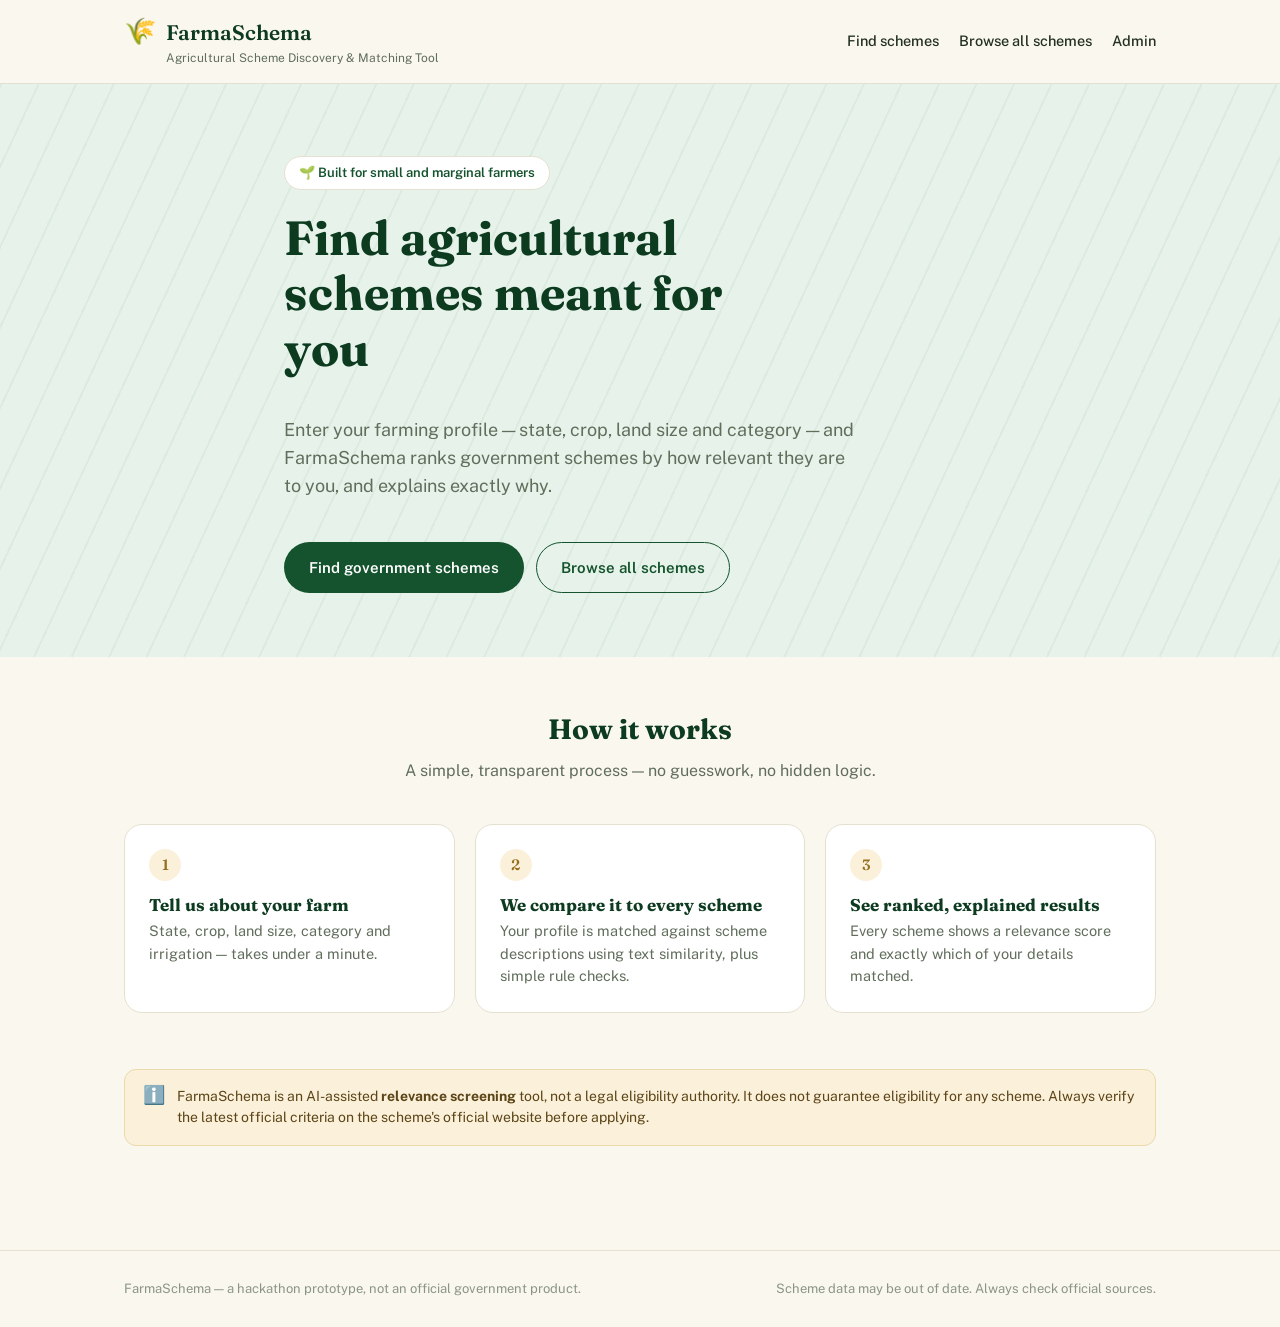
<file: frontend/index.html>
<!DOCTYPE html>
<html lang="en">
<head>
<meta charset="UTF-8">
<meta name="viewport" content="width=device-width, initial-scale=1.0">
<title>FarmaSchema — Agricultural Scheme Discovery & Matching Tool</title>
<link rel="stylesheet" href="css/style.css">
</head>
<body>

  <header class="site-header">
    <div class="container">
      <a href="index.html" class="brand">
        <span class="brand-mark">🌾</span>
        <span>
          <span class="brand-name">FarmaSchema</span>
          <span class="brand-subtitle">Agricultural Scheme Discovery & Matching Tool</span>
        </span>
      </a>
      <nav class="site-nav">
        <a href="dashboard.html">Find schemes</a>
        <a href="scheme.html">Browse all schemes</a>
        <a href="admin.html">Admin</a>
      </nav>
    </div>
  </header>

  <section class="hero">
    <div class="container">
      <span class="eyebrow">🌱 Built for small and marginal farmers</span>
      <h1>Find agricultural schemes meant for you</h1>
      <p class="lede">
        Enter your farming profile — state, crop, land size and category —
        and FarmaSchema ranks government schemes by how relevant they are
        to you, and explains exactly why.
      </p>
      <div class="hero-actions">
        <a href="dashboard.html" class="btn btn-primary">Find government schemes</a>
        <a href="scheme.html" class="btn btn-secondary">Browse all schemes</a>
      </div>
    </div>
  </section>

  <section class="section">
    <div class="container">
      <div class="section-heading">
        <h2>How it works</h2>
        <p>A simple, transparent process — no guesswork, no hidden logic.</p>
      </div>
      <div class="steps">
        <div class="step-card">
          <div class="step-number">1</div>
          <h3>Tell us about your farm</h3>
          <p>State, crop, land size, category and irrigation — takes under a minute.</p>
        </div>
        <div class="step-card">
          <div class="step-number">2</div>
          <h3>We compare it to every scheme</h3>
          <p>Your profile is matched against scheme descriptions using text similarity, plus simple rule checks.</p>
        </div>
        <div class="step-card">
          <div class="step-number">3</div>
          <h3>See ranked, explained results</h3>
          <p>Every scheme shows a relevance score and exactly which of your details matched.</p>
        </div>
      </div>
    </div>
  </section>

  <section class="section" style="padding-top:0;">
    <div class="container">
      <div class="disclaimer">
        <span class="icon">ℹ️</span>
        <span>
          FarmaSchema is an AI-assisted <strong>relevance screening</strong> tool, not a legal
          eligibility authority. It does not guarantee eligibility for any scheme.
          Always verify the latest official criteria on the scheme's official website before applying.
        </span>
      </div>
    </div>
  </section>

  <footer class="site-footer">
    <div class="container">
      <span>FarmaSchema — a hackathon prototype, not an official government product.</span>
      <span>Scheme data may be out of date. Always check official sources.</span>
    </div>
  </footer>

  <script src="js/app.js"></script>
</body>
</html>
</file>
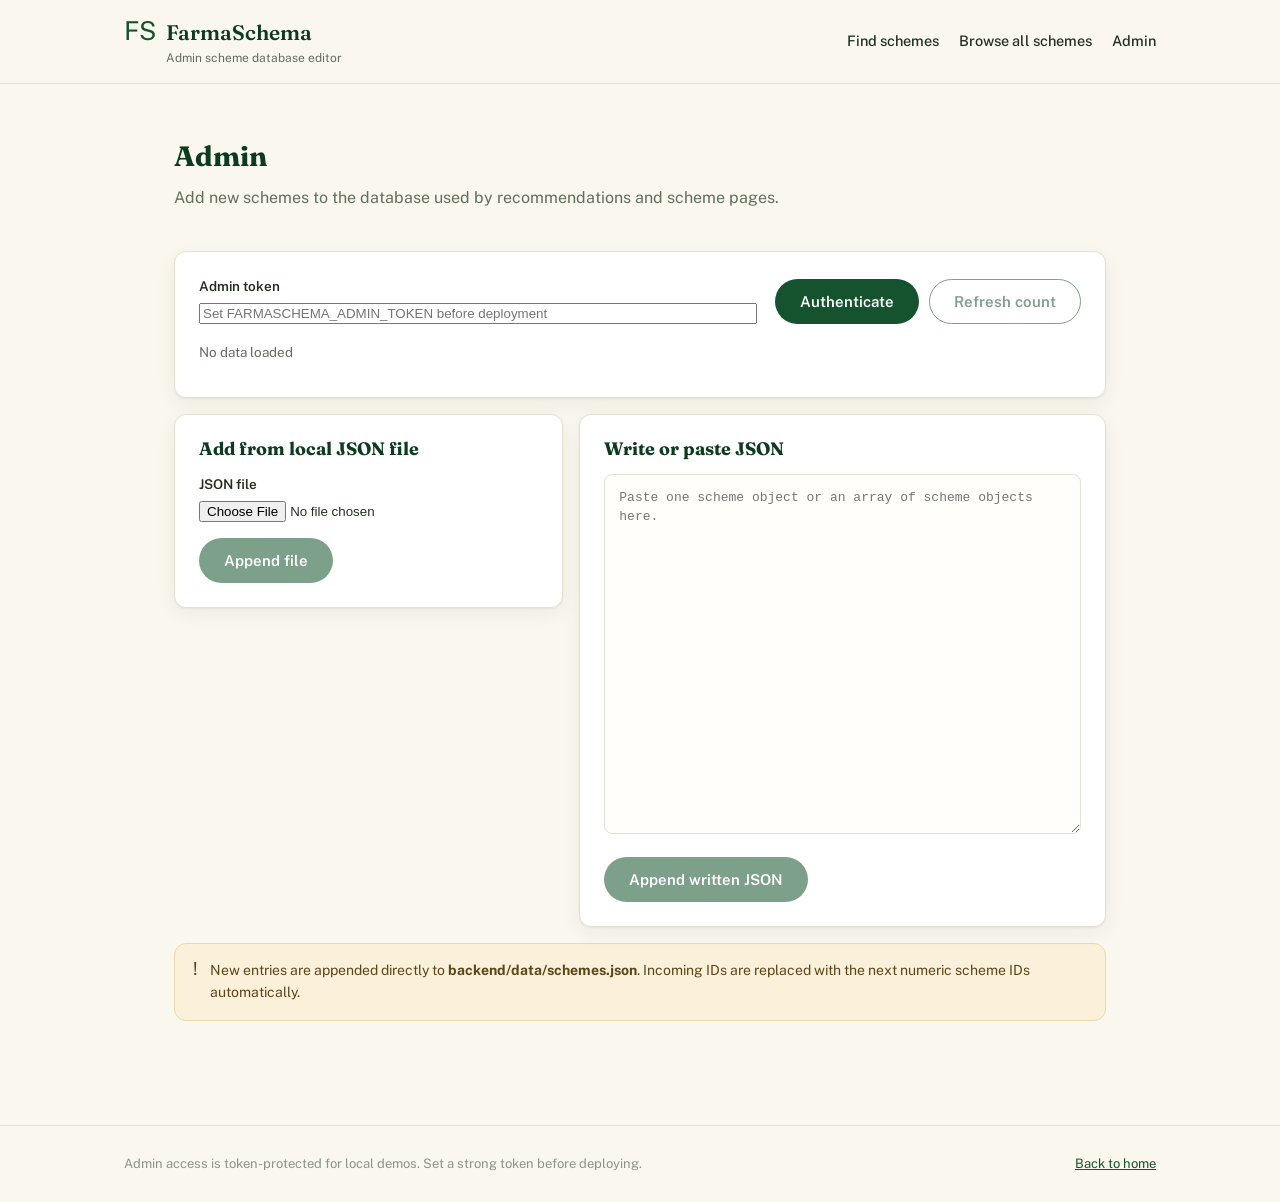
<file: frontend/admin.html>
<!DOCTYPE html>
<html lang="en">
<head>
<meta charset="UTF-8">
<meta name="viewport" content="width=device-width, initial-scale=1.0">
<title>Admin - FarmaSchema</title>
<link rel="stylesheet" href="css/style.css">
</head>
<body>

  <header class="site-header">
    <div class="container">
      <a href="index.html" class="brand">
        <span class="brand-mark">FS</span>
        <span>
          <span class="brand-name">FarmaSchema</span>
          <span class="brand-subtitle">Admin scheme database editor</span>
        </span>
      </a>
      <nav class="site-nav">
        <a href="dashboard.html">Find schemes</a>
        <a href="scheme.html">Browse all schemes</a>
        <a href="admin.html">Admin</a>
      </nav>
    </div>
  </header>

  <main class="section">
    <div class="container admin-container">
      <div class="section-heading admin-heading">
        <h2>Admin</h2>
        <p>Add new schemes to the database used by recommendations and scheme pages.</p>
      </div>

      <section class="card admin-panel">
        <div class="form-grid admin-token-grid">
          <div class="form-field">
            <label for="admin-token">Admin token</label>
            <input type="password" id="admin-token" placeholder="Set FARMASCHEMA_ADMIN_TOKEN before deployment">
          </div>
          <div class="admin-actions">
            <button type="button" class="btn btn-primary" id="login-admin-btn">Authenticate</button>
            <button type="button" class="btn btn-secondary" id="refresh-count-btn" disabled>Refresh count</button>
          </div>
        </div>

        <div class="admin-meta">
          <span id="admin-count">No data loaded</span>
          <span id="admin-status"></span>
        </div>
      </section>

      <section class="admin-options">
        <article class="card admin-panel">
          <h3>Add from local JSON file</h3>
          <div class="form-field">
            <label for="scheme-file">JSON file</label>
            <input type="file" id="scheme-file" accept=".json,application/json">
          </div>
          <div class="admin-actions admin-option-actions">
            <button type="button" class="btn btn-primary" id="append-file-btn" disabled>Append file</button>
          </div>
        </article>

        <article class="card admin-panel">
          <h3>Write or paste JSON</h3>
          <textarea id="schemes-editor" class="json-editor" spellcheck="false" placeholder='Paste one scheme object or an array of scheme objects here.'></textarea>
          <div class="admin-actions admin-option-actions">
            <button type="button" class="btn btn-primary" id="append-text-btn" disabled>Append written JSON</button>
          </div>
        </article>
      </section>

      <div class="disclaimer admin-note">
        <span class="icon">!</span>
        <span>
          New entries are appended directly to <strong>backend/data/schemes.json</strong>.
          Incoming IDs are replaced with the next numeric scheme IDs automatically.
        </span>
      </div>
    </div>
  </main>

  <footer class="site-footer">
    <div class="container">
      <span>Admin access is token-protected for local demos. Set a strong token before deploying.</span>
      <span><a href="index.html">Back to home</a></span>
    </div>
  </footer>

  <script src="js/app.js"></script>
  <script src="js/admin.js"></script>
</body>
</html>
</file>
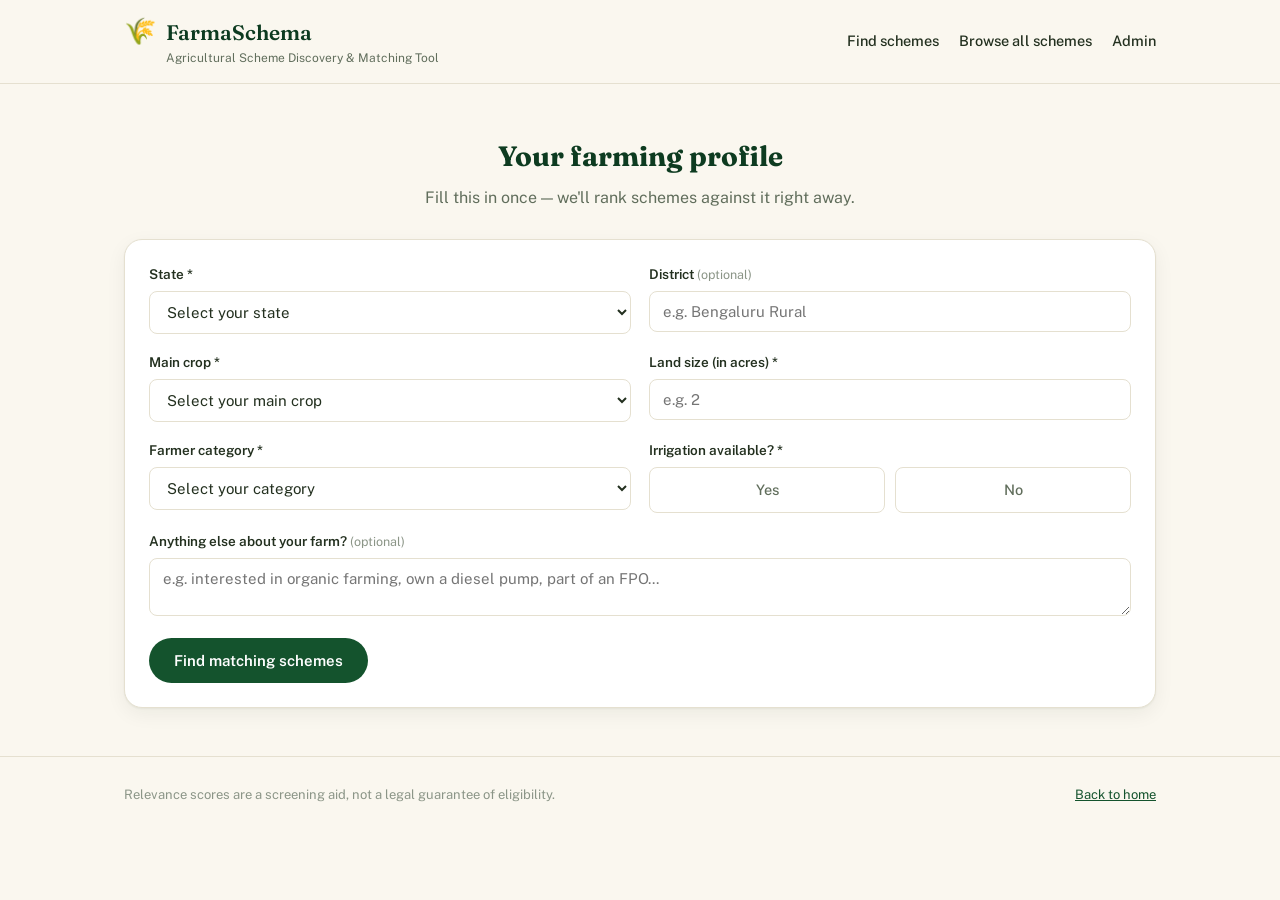
<file: frontend/dashboard.html>
<!DOCTYPE html>
<html lang="en">
<head>
<meta charset="UTF-8">
<meta name="viewport" content="width=device-width, initial-scale=1.0">
<title>Find your schemes — FarmaSchema</title>
<link rel="stylesheet" href="css/style.css">
</head>
<body>

  <header class="site-header">
    <div class="container">
      <a href="index.html" class="brand">
        <span class="brand-mark">🌾</span>
        <span>
          <span class="brand-name">FarmaSchema</span>
          <span class="brand-subtitle">Agricultural Scheme Discovery & Matching Tool</span>
        </span>
      </a>
      <nav class="site-nav">
        <a href="dashboard.html">Find schemes</a>
        <a href="scheme.html">Browse all schemes</a>
        <a href="admin.html">Admin</a>
      </nav>
    </div>
  </header>

  <section class="section" style="padding-bottom:0;">
    <div class="container">
      <div class="section-heading" style="margin-bottom:28px;">
        <h2>Your farming profile</h2>
        <p>Fill this in once — we'll rank schemes against it right away.</p>
      </div>

      <form id="profile-form" class="card" novalidate>
        <div class="form-grid">

          <div class="form-field" data-field="state">
            <label for="state">State *</label>
            <select id="state" name="state">
              <option value="">Select your state</option>
              <option>Andhra Pradesh</option><option>Arunachal Pradesh</option>
              <option>Assam</option><option>Bihar</option><option>Chhattisgarh</option>
              <option>Goa</option><option>Gujarat</option><option>Haryana</option>
              <option>Himachal Pradesh</option><option>Jharkhand</option><option>Karnataka</option>
              <option>Kerala</option><option>Madhya Pradesh</option><option>Maharashtra</option>
              <option>Manipur</option><option>Meghalaya</option><option>Mizoram</option>
              <option>Nagaland</option><option>Odisha</option><option>Punjab</option>
              <option>Rajasthan</option><option>Sikkim</option><option>Tamil Nadu</option>
              <option>Telangana</option><option>Tripura</option><option>Uttar Pradesh</option>
              <option>Uttarakhand</option><option>West Bengal</option>
            </select>
            <span class="field-error">Please select your state.</span>
          </div>

          <div class="form-field" data-field="district">
            <label for="district">District <span class="hint">(optional)</span></label>
            <input type="text" id="district" name="district" placeholder="e.g. Bengaluru Rural">
          </div>

          <div class="form-field" data-field="crop">
            <label for="crop">Main crop *</label>
            <select id="crop" name="crop">
              <option value="">Select your main crop</option>
              <option>Rice</option><option>Wheat</option><option>Maize</option>
              <option>Millets</option><option>Pulses</option><option>Cotton</option>
              <option>Sugarcane</option><option>Fruits</option><option>Vegetables</option>
              <option>Spices</option><option>Flowers</option><option>Bamboo</option>
              <option>Other</option>
            </select>
            <span class="field-error">Please select your main crop.</span>
          </div>

          <div class="form-field" data-field="land_size">
            <label for="land_size">Land size (in acres) *</label>
            <input type="number" id="land_size" name="land_size" min="0" step="0.1" placeholder="e.g. 2">
            <span class="field-error">Enter a valid land size (0 or more).</span>
          </div>

          <div class="form-field" data-field="category">
            <label for="category">Farmer category *</label>
            <select id="category" name="category">
              <option value="">Select your category</option>
              <option>Marginal Farmer</option>
              <option>Small Farmer</option>
              <option>Medium Farmer</option>
              <option>Large Farmer</option>
              <option>Landless / Tenant Farmer</option>
            </select>
            <span class="field-error">Please select your farmer category.</span>
          </div>

          <div class="form-field" data-field="irrigation">
            <label>Irrigation available? *</label>
            <div class="radio-row">
              <label class="radio-pill">
                <input type="radio" name="irrigation" value="Yes">
                <span>Yes</span>
              </label>
              <label class="radio-pill">
                <input type="radio" name="irrigation" value="No">
                <span>No</span>
              </label>
            </div>
            <span class="field-error">Please tell us if you have irrigation.</span>
          </div>

          <div class="form-field full" data-field="details">
            <label for="details">Anything else about your farm? <span class="hint">(optional)</span></label>
            <textarea id="details" name="details" rows="2" placeholder="e.g. interested in organic farming, own a diesel pump, part of an FPO..."></textarea>
          </div>

        </div>

        <div style="margin-top:22px; display:flex; gap:12px; align-items:center; flex-wrap:wrap;">
          <button type="submit" class="btn btn-primary" id="submit-btn">Find matching schemes</button>
          <span id="form-status" style="font-size:13.5px; color:var(--color-text-muted);"></span>
        </div>
      </form>
    </div>
  </section>

  <section class="section" id="results-section" style="display:none;">
    <div class="container">

      <div class="profile-summary" id="profile-summary"></div>

      <details class="how-it-works" style="cursor:pointer;">
        <summary style="cursor:pointer; list-style:none;">
          <h3 style="display:inline; margin:0;">ℹ️ How the AI works</h3>
        </summary>
        <p style="margin-top:10px;">
          Your profile is converted into text features using TF-IDF (Term
          Frequency–Inverse Document Frequency). The system compares your
          profile text with each scheme's description using cosine
          similarity, and ranks schemes by how textually close they are to
          your profile. Separately, simple rule checks compare your state,
          crop, category, land size and irrigation directly against each
          scheme's stated criteria — that's what powers the
          "why this scheme" list on every card.
        </p>
      </details>

      <div class="results-header">
        <h2 id="results-title">Ranked schemes for you</h2>
        <span class="results-count" id="results-count"></span>
      </div>

      <div id="results-container" class="scheme-list"></div>
    </div>
  </section>

  <section class="container" id="loading-state" style="display:none; padding: 24px;">
    <div class="scheme-list">
      <div class="skeleton"></div>
      <div class="skeleton"></div>
      <div class="skeleton"></div>
    </div>
  </section>

  <section class="container" id="error-state" style="display:none; padding: 24px 24px 60px;">
    <div class="state-box card">
      <div class="icon">⚠️</div>
      <p id="error-message">Something went wrong.</p>
      <button class="btn btn-secondary" id="retry-btn">Try again</button>
    </div>
  </section>

  <footer class="site-footer">
    <div class="container">
      <span>Relevance scores are a screening aid, not a legal guarantee of eligibility.</span>
      <span><a href="index.html">Back to home</a></span>
    </div>
  </footer>

  <script src="js/app.js"></script>
  <script src="js/dashboard.js"></script>
</body>
</html>
</file>
<file: frontend/css/style.css>
/* =========================================================
   FarmaSchema — design tokens
   A warm, earthy identity: deep field-green, soil brown and
   a wheat-gold accent used specifically for the relevance meter,
   on a parchment background. Fraunces (a serif with real
   character) carries headlines; Public Sans carries everything
   people need to read quickly and act on.
   ========================================================= */

@import url('https://fonts.googleapis.com/css2?family=Fraunces:opsz,wght@9..144,500;9..144,600;9..144,700&family=Public+Sans:wght@400;500;600;700&display=swap');

:root {
  --color-forest: #14532d;
  --color-forest-dark: #0d3b20;
  --color-leaf: #2f8f5b;
  --color-leaf-light: #e7f3ea;
  --color-soil: #7c4a25;
  --color-soil-light: #f3e8dc;
  --color-wheat: #d9a441;
  --color-wheat-dark: #97701f;
  --color-wheat-light: #fbf0da;
  --color-bg: #faf7ef;
  --color-surface: #ffffff;
  --color-text: #23301f;
  --color-text-muted: #616e5c;
  --color-text-faint: #8b9587;
  --color-border: #e5e0d0;
  --color-danger: #a3352c;
  --color-danger-light: #fbeae8;

  --radius-lg: 18px;
  --radius-md: 12px;
  --radius-sm: 8px;
  --shadow-card: 0 1px 2px rgba(20, 30, 18, 0.05), 0 6px 20px rgba(20, 30, 18, 0.06);
  --font-display: 'Fraunces', Georgia, serif;
  --font-body: 'Public Sans', -apple-system, BlinkMacSystemFont, sans-serif;
  --max-width: 1080px;
}

* { box-sizing: border-box; }

html, body {
  margin: 0;
  padding: 0;
}

body {
  font-family: var(--font-body);
  background: var(--color-bg);
  color: var(--color-text);
  line-height: 1.55;
  -webkit-font-smoothing: antialiased;
}

img { max-width: 100%; }

a { color: var(--color-forest); }

h1, h2, h3, h4 {
  font-family: var(--font-display);
  color: var(--color-forest-dark);
  margin: 0 0 0.5em;
  line-height: 1.15;
}

p { margin: 0 0 1em; }

.container {
  max-width: var(--max-width);
  margin: 0 auto;
  padding: 0 24px;
}

/* ---------- Buttons ---------- */

.btn {
  display: inline-flex;
  align-items: center;
  justify-content: center;
  gap: 8px;
  font-family: var(--font-body);
  font-weight: 600;
  font-size: 15px;
  padding: 13px 24px;
  border-radius: 999px;
  border: 1px solid transparent;
  cursor: pointer;
  text-decoration: none;
  transition: transform 0.12s ease, background 0.15s ease, border-color 0.15s ease;
}

.btn:active { transform: scale(0.98); }

.btn-primary {
  background: var(--color-forest);
  color: #fff;
}
.btn-primary:hover { background: var(--color-forest-dark); }

.btn-secondary {
  background: transparent;
  border-color: var(--color-forest);
  color: var(--color-forest);
}
.btn-secondary:hover { background: var(--color-leaf-light); }

.btn-ghost {
  background: transparent;
  border-color: var(--color-border);
  color: var(--color-text);
}
.btn-ghost:hover { border-color: var(--color-forest); }

.btn-block { width: 100%; }

.btn:disabled { opacity: 0.55; cursor: not-allowed; }

/* ---------- Header / nav ---------- */

.site-header {
  border-bottom: 1px solid var(--color-border);
  background: rgba(250, 247, 239, 0.92);
  backdrop-filter: blur(6px);
  position: sticky;
  top: 0;
  z-index: 20;
}

.site-header .container {
  display: flex;
  align-items: center;
  justify-content: space-between;
  padding-top: 16px;
  padding-bottom: 16px;
}

.brand {
  display: flex;
  align-items: baseline;
  gap: 10px;
  text-decoration: none;
}

.brand-mark {
  font-size: 26px;
  line-height: 1;
}

.brand-name {
  font-family: var(--font-display);
  font-weight: 600;
  font-size: 21px;
  color: var(--color-forest-dark);
}

.brand-subtitle {
  display: block;
  font-size: 12px;
  color: var(--color-text-muted);
  font-weight: 400;
  font-family: var(--font-body);
}

.site-nav {
  display: flex;
  gap: 20px;
  align-items: center;
}

.site-nav a {
  color: var(--color-text);
  text-decoration: none;
  font-size: 14.5px;
  font-weight: 500;
}

.site-nav a:hover { color: var(--color-forest); }

/* ---------- Hero (furrow-line texture is the signature element) ---------- */

.hero {
  position: relative;
  overflow: hidden;
  background: var(--color-leaf-light);
  background-image: repeating-linear-gradient(
    115deg,
    rgba(20, 83, 45, 0.05) 0px,
    rgba(20, 83, 45, 0.05) 2px,
    transparent 2px,
    transparent 34px
  );
  padding: 72px 0 64px;
}

.hero .container {
  display: grid;
  gap: 16px;
  max-width: 760px;
}

.eyebrow {
  display: inline-flex;
  align-items: center;
  gap: 8px;
  width: fit-content;
  background: var(--color-surface);
  border: 1px solid var(--color-border);
  color: var(--color-forest);
  font-size: 13px;
  font-weight: 600;
  padding: 6px 14px;
  border-radius: 999px;
  margin-bottom: 4px;
}

.hero h1 {
  font-size: clamp(32px, 5vw, 48px);
  max-width: 14ch;
}

.hero .lede {
  font-size: 18px;
  color: var(--color-text-muted);
  max-width: 52ch;
}

.hero-actions {
  display: flex;
  gap: 12px;
  margin-top: 8px;
  flex-wrap: wrap;
}

/* ---------- Sections ---------- */

.section {
  padding: 56px 0;
}

.section-heading {
  text-align: center;
  max-width: 620px;
  margin: 0 auto 40px;
}

.section-heading h2 { font-size: 28px; }
.section-heading p { color: var(--color-text-muted); }

/* Steps strip — a real sequence, so numbers earn their place here */

.steps {
  display: grid;
  grid-template-columns: repeat(3, 1fr);
  gap: 20px;
}

.step-card {
  background: var(--color-surface);
  border: 1px solid var(--color-border);
  border-radius: var(--radius-lg);
  padding: 24px;
}

.step-number {
  font-family: var(--font-display);
  font-size: 15px;
  font-weight: 600;
  color: var(--color-wheat-dark);
  background: var(--color-wheat-light);
  width: 32px;
  height: 32px;
  border-radius: 50%;
  display: flex;
  align-items: center;
  justify-content: center;
  margin-bottom: 14px;
}

.step-card h3 { font-size: 17px; margin-bottom: 6px; }
.step-card p { color: var(--color-text-muted); font-size: 14.5px; margin-bottom: 0; }

/* ---------- Disclaimer banner ---------- */

.disclaimer {
  display: flex;
  gap: 12px;
  align-items: flex-start;
  background: var(--color-wheat-light);
  border: 1px solid #ecd9ab;
  border-radius: var(--radius-md);
  padding: 16px 18px;
  font-size: 14px;
  color: #5c4517;
}

.disclaimer .icon { font-size: 18px; line-height: 1; }

/* ---------- Cards / grid ---------- */

.card {
  background: var(--color-surface);
  border: 1px solid var(--color-border);
  border-radius: var(--radius-lg);
  box-shadow: var(--shadow-card);
  padding: 24px;
}

/* ---------- Forms ---------- */

.form-grid {
  display: grid;
  grid-template-columns: 1fr 1fr;
  gap: 18px;
}

.form-field { display: flex; flex-direction: column; gap: 6px; }
.form-field.full { grid-column: 1 / -1; }

.form-field label {
  font-size: 13.5px;
  font-weight: 600;
  color: var(--color-text);
}

.form-field .hint {
  font-size: 12.5px;
  color: var(--color-text-faint);
  font-weight: 400;
}

.form-field input[type="text"],
.form-field input[type="number"],
.form-field select,
.form-field textarea {
  font-family: var(--font-body);
  font-size: 15px;
  padding: 11px 13px;
  border-radius: var(--radius-sm);
  border: 1px solid var(--color-border);
  background: #fff;
  color: var(--color-text);
}

.form-field input:focus,
.form-field select:focus,
.form-field textarea:focus {
  outline: none;
  border-color: var(--color-leaf);
  box-shadow: 0 0 0 3px var(--color-leaf-light);
}

.radio-row {
  display: flex;
  gap: 10px;
}

.radio-pill {
  flex: 1;
  position: relative;
}

.radio-pill input {
  position: absolute;
  opacity: 0;
  inset: 0;
  cursor: pointer;
}

.radio-pill span {
  display: block;
  text-align: center;
  padding: 11px;
  border-radius: var(--radius-sm);
  border: 1px solid var(--color-border);
  font-size: 14.5px;
  font-weight: 500;
  color: var(--color-text-muted);
}

.radio-pill input:checked + span {
  border-color: var(--color-forest);
  background: var(--color-leaf-light);
  color: var(--color-forest-dark);
}

.field-error {
  font-size: 13px;
  color: var(--color-danger);
  display: none;
}

.form-field.has-error input,
.form-field.has-error select {
  border-color: var(--color-danger);
}
.form-field.has-error .field-error { display: block; }

/* ---------- Profile summary chips ---------- */

.profile-summary {
  display: flex;
  flex-wrap: wrap;
  gap: 8px;
  margin: 18px 0 28px;
}

.chip {
  background: var(--color-leaf-light);
  color: var(--color-forest-dark);
  font-size: 13.5px;
  font-weight: 500;
  padding: 7px 13px;
  border-radius: 999px;
}

/* ---------- Scheme result cards ---------- */

.results-header {
  display: flex;
  align-items: baseline;
  justify-content: space-between;
  gap: 12px;
  margin-bottom: 18px;
  flex-wrap: wrap;
}

.results-header h2 { font-size: 22px; margin-bottom: 0; }
.results-count { color: var(--color-text-muted); font-size: 14px; }

.scheme-list {
  display: flex;
  flex-direction: column;
  gap: 16px;
}

.scheme-card {
  background: var(--color-surface);
  border: 1px solid var(--color-border);
  border-radius: var(--radius-lg);
  padding: 22px 24px;
  box-shadow: var(--shadow-card);
}

.scheme-card-top {
  display: flex;
  justify-content: space-between;
  gap: 16px;
  align-items: flex-start;
  flex-wrap: wrap;
}

.scheme-card h3 { font-size: 19px; margin-bottom: 4px; }
.scheme-card .short-desc { color: var(--color-text-muted); font-size: 14.5px; margin-bottom: 14px; }

.bookmark-btn {
  background: none;
  border: 1px solid var(--color-border);
  border-radius: 999px;
  width: 38px;
  height: 38px;
  font-size: 17px;
  cursor: pointer;
  flex-shrink: 0;
  display: flex;
  align-items: center;
  justify-content: center;
}
.bookmark-btn[data-active="true"] {
  border-color: var(--color-wheat-dark);
  background: var(--color-wheat-light);
}

/* Relevance meter — the signature visual: a grain-gold fill bar */

.relevance-block {
  min-width: 140px;
  text-align: right;
}

.relevance-label {
  font-size: 12px;
  color: var(--color-text-faint);
  font-weight: 600;
  letter-spacing: 0.03em;
  text-transform: uppercase;
}

.relevance-value {
  font-family: var(--font-display);
  font-size: 24px;
  font-weight: 600;
  color: var(--color-forest-dark);
}

.relevance-bar {
  width: 140px;
  height: 8px;
  border-radius: 999px;
  background: #eee9da;
  overflow: hidden;
  margin-top: 6px;
}

.relevance-fill {
  height: 100%;
  border-radius: 999px;
  background: var(--color-wheat);
}
.relevance-fill.strong { background: var(--color-leaf); }
.relevance-fill.weak { background: var(--color-text-faint); }

.why-box {
  background: var(--color-bg);
  border: 1px solid var(--color-border);
  border-radius: var(--radius-md);
  padding: 14px 16px;
  margin-top: 4px;
}

.why-box summary {
  cursor: pointer;
  font-weight: 600;
  font-size: 14px;
  list-style: none;
  display: flex;
  align-items: center;
  gap: 6px;
}
.why-box summary::-webkit-details-marker { display: none; }
.why-box summary::before { content: "▸"; transition: transform 0.15s ease; }
.why-box[open] summary::before { transform: rotate(90deg); }

.attr-list {
  list-style: none;
  padding: 0;
  margin: 12px 0 0;
  display: grid;
  gap: 6px;
  font-size: 14px;
}

.attr-list li { display: flex; gap: 8px; align-items: flex-start; }
.attr-list .ok { color: var(--color-leaf); }
.attr-list .warn { color: var(--color-wheat-dark); }

.scheme-card-actions {
  margin-top: 16px;
  display: flex;
  gap: 10px;
}

/* ---------- How it works box ---------- */

.how-it-works {
  background: var(--color-soil-light);
  border: 1px solid #e6d3bd;
  border-radius: var(--radius-lg);
  padding: 22px 24px;
  margin-bottom: 28px;
}
.how-it-works h3 { font-size: 16px; color: var(--color-soil); margin-bottom: 8px; }
.how-it-works p { color: #5c4327; font-size: 14.5px; margin-bottom: 0; }

/* ---------- Scheme detail page ---------- */

.detail-grid {
  display: grid;
  grid-template-columns: 2fr 1fr;
  gap: 28px;
  align-items: start;
}

.detail-section { margin-bottom: 26px; }
.detail-section h2 { font-size: 18px; margin-bottom: 8px; }
.detail-section ul { margin: 0; padding-left: 20px; }
.detail-section li { margin-bottom: 6px; }

.sidebar-card { position: sticky; top: 90px; }
.sidebar-card + .sidebar-card { margin-top: 16px; }

.verify-note {
  font-size: 13px;
  color: var(--color-text-faint);
  border-top: 1px dashed var(--color-border);
  margin-top: 16px;
  padding-top: 12px;
}

/* ---------- All schemes browse page section ---------- */

.scheme-browse-grid {
  display: grid;
  grid-template-columns: repeat(2, 1fr);
  gap: 16px;
}

/* ---------- States: loading / empty / error ---------- */

.state-box {
  text-align: center;
  padding: 48px 24px;
  color: var(--color-text-muted);
}
.state-box .icon { font-size: 34px; margin-bottom: 12px; }

.skeleton {
  background: linear-gradient(90deg, #efece0 25%, #f7f4ea 37%, #efece0 63%);
  background-size: 400% 100%;
  animation: skeleton-loading 1.4s ease infinite;
  border-radius: var(--radius-md);
  height: 100px;
}
@keyframes skeleton-loading {
  0% { background-position: 100% 50%; }
  100% { background-position: 0 50%; }
}

/* ---------- Footer ---------- */

.site-footer {
  border-top: 1px solid var(--color-border);
  padding: 28px 0;
  margin-top: 48px;
}
.site-footer .container {
  display: flex;
  justify-content: space-between;
  gap: 12px;
  flex-wrap: wrap;
  font-size: 13px;
  color: var(--color-text-faint);
}

/* ---------- Toast ---------- */

.toast {
  position: fixed;
  bottom: 24px;
  left: 50%;
  transform: translateX(-50%) translateY(20px);
  background: var(--color-forest-dark);
  color: #fff;
  padding: 12px 20px;
  border-radius: 999px;
  font-size: 14px;
  opacity: 0;
  pointer-events: none;
  transition: opacity 0.2s ease, transform 0.2s ease;
  z-index: 50;
}
.toast.visible {
  opacity: 1;
  transform: translateX(-50%) translateY(0);
}

/* ---------- Admin editor ---------- */

.admin-container {
  max-width: 980px;
}

.admin-heading {
  text-align: left;
  margin-left: 0;
  margin-right: 0;
}

.admin-panel {
  border-radius: var(--radius-md);
}

.admin-token-grid {
  align-items: end;
  grid-template-columns: minmax(260px, 1fr) auto;
}

.admin-actions {
  display: flex;
  gap: 10px;
  flex-wrap: wrap;
}

.admin-options {
  display: grid;
  grid-template-columns: 0.85fr 1.15fr;
  gap: 16px;
  margin-top: 16px;
  align-items: start;
}

.admin-option-actions {
  margin-top: 16px;
}

.admin-panel h3 {
  font-size: 18px;
  margin-bottom: 14px;
}

.admin-meta {
  display: flex;
  justify-content: space-between;
  gap: 12px;
  flex-wrap: wrap;
  margin: 18px 0 10px;
  font-size: 13.5px;
  color: var(--color-text-muted);
}

#admin-status[data-type="success"] {
  color: var(--color-forest);
  font-weight: 600;
}

#admin-status[data-type="error"] {
  color: var(--color-danger);
  font-weight: 600;
}

.json-editor {
  width: 100%;
  min-height: 360px;
  resize: vertical;
  border: 1px solid var(--color-border);
  border-radius: var(--radius-sm);
  padding: 14px;
  font-family: Consolas, Monaco, monospace;
  font-size: 13px;
  line-height: 1.45;
  color: var(--color-text);
  background: #fffefb;
}

.json-editor:focus {
  outline: none;
  border-color: var(--color-leaf);
  box-shadow: 0 0 0 3px var(--color-leaf-light);
}

.admin-note {
  margin-top: 16px;
}

/* ---------- Responsive ---------- */

@media (max-width: 760px) {
  .form-grid { grid-template-columns: 1fr; }
  .admin-token-grid { grid-template-columns: 1fr; }
  .admin-options { grid-template-columns: 1fr; }
  .steps { grid-template-columns: 1fr; }
  .detail-grid { grid-template-columns: 1fr; }
  .scheme-browse-grid { grid-template-columns: 1fr; }
  .sidebar-card { position: static; }
  .site-nav { display: none; }
  .scheme-card-top { flex-direction: column; }
  .relevance-block { text-align: left; }
}
</file>
